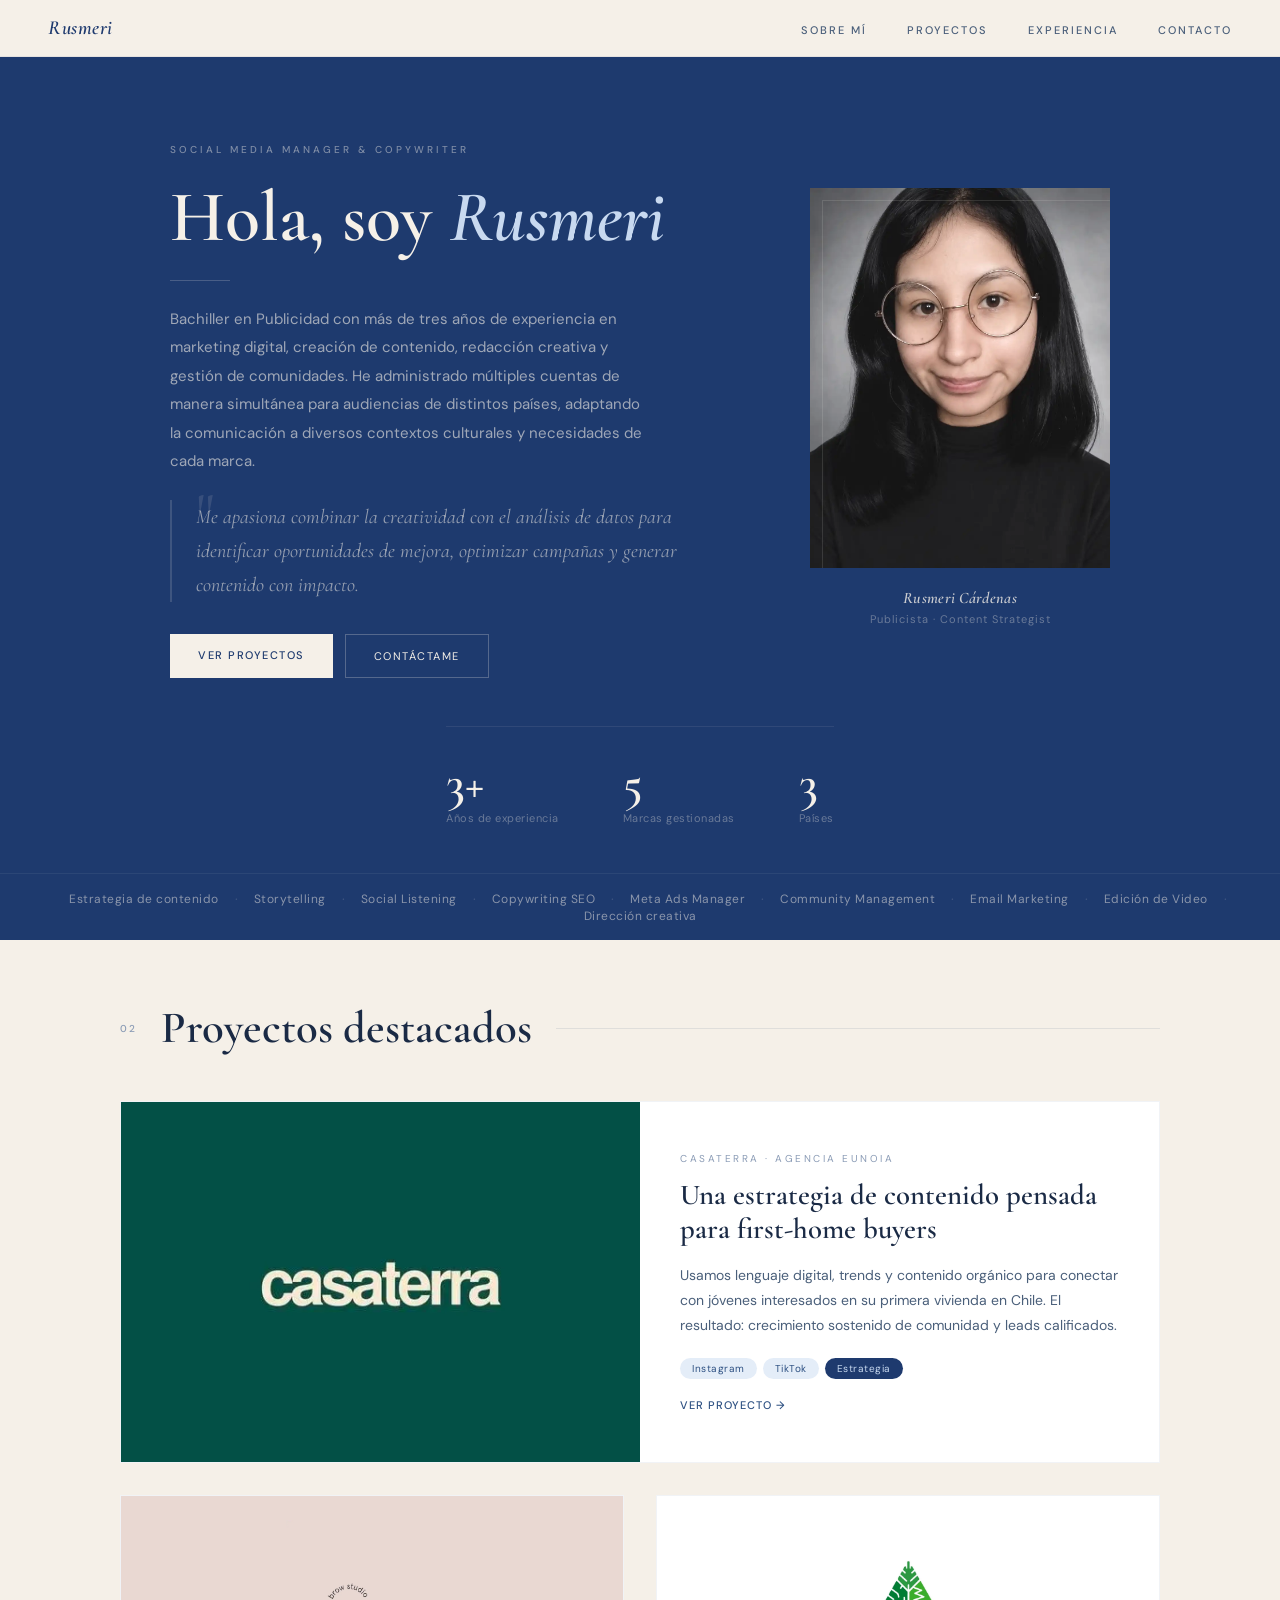
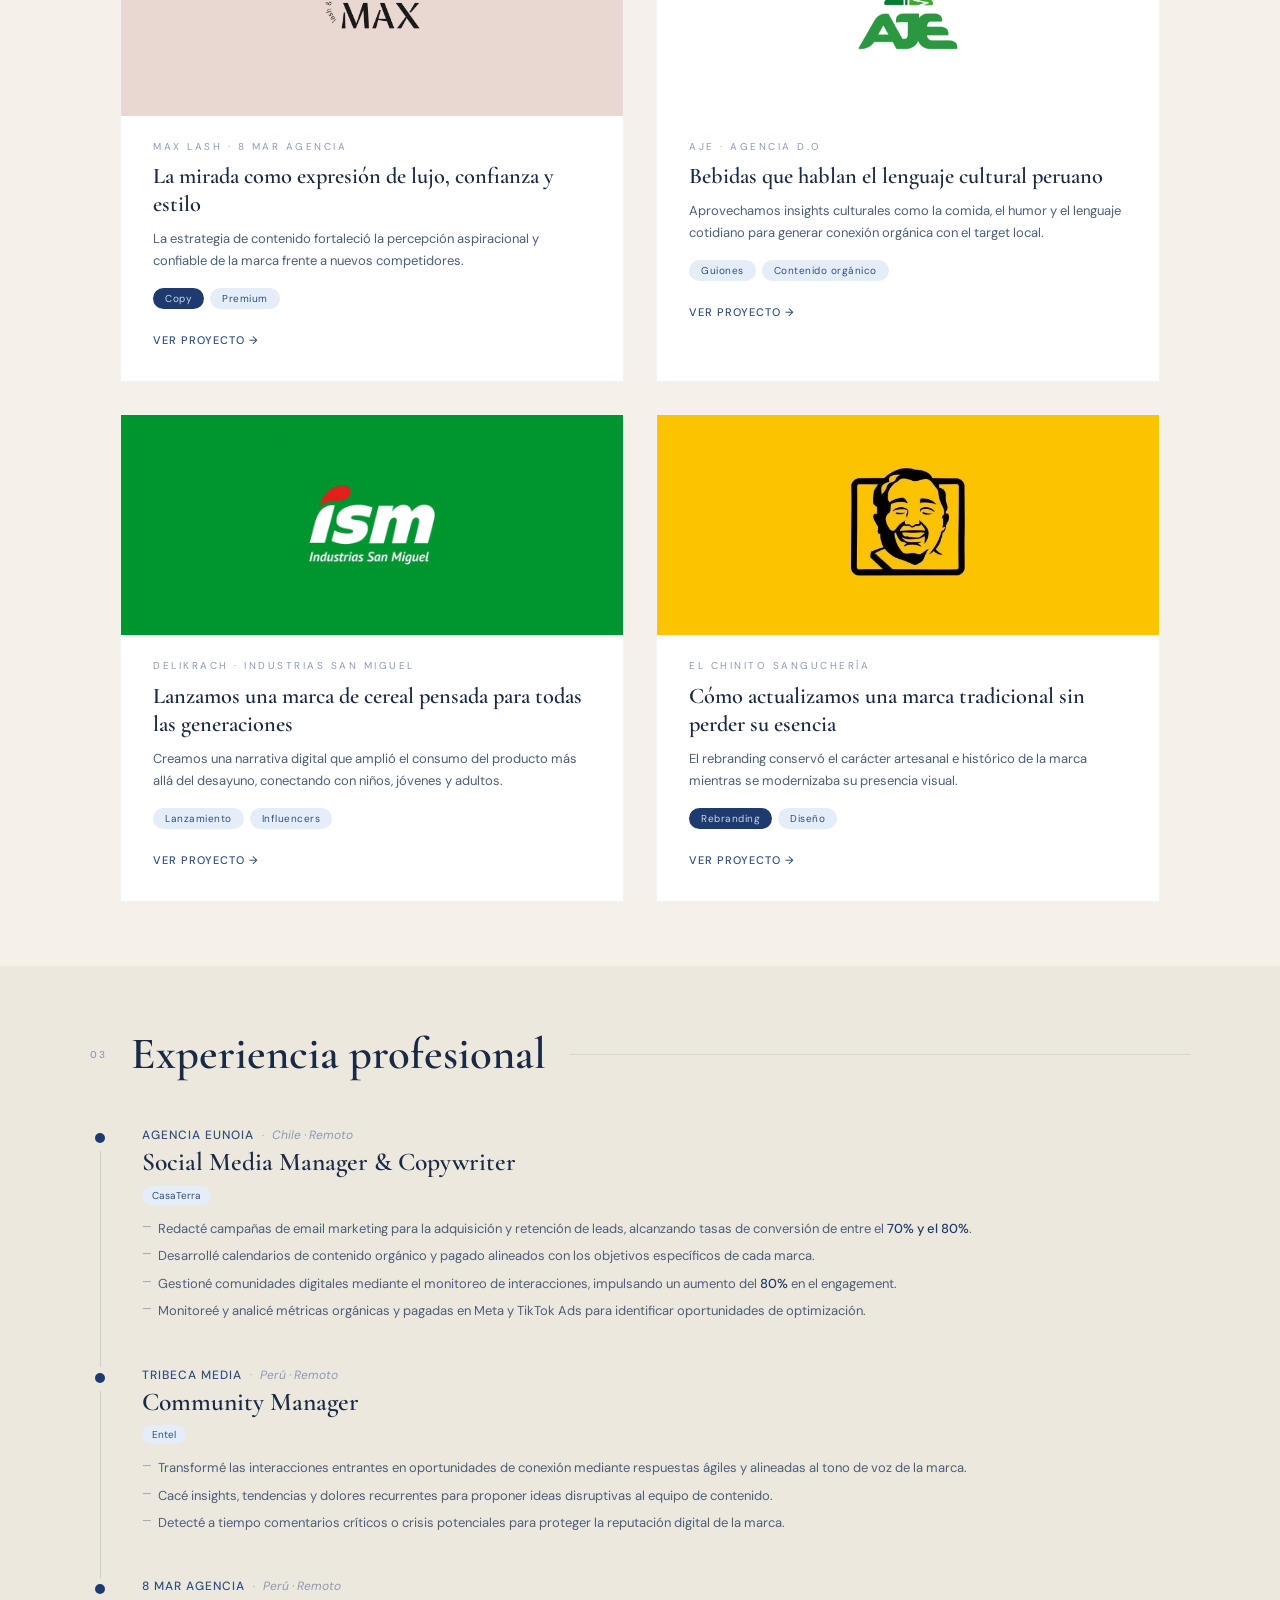
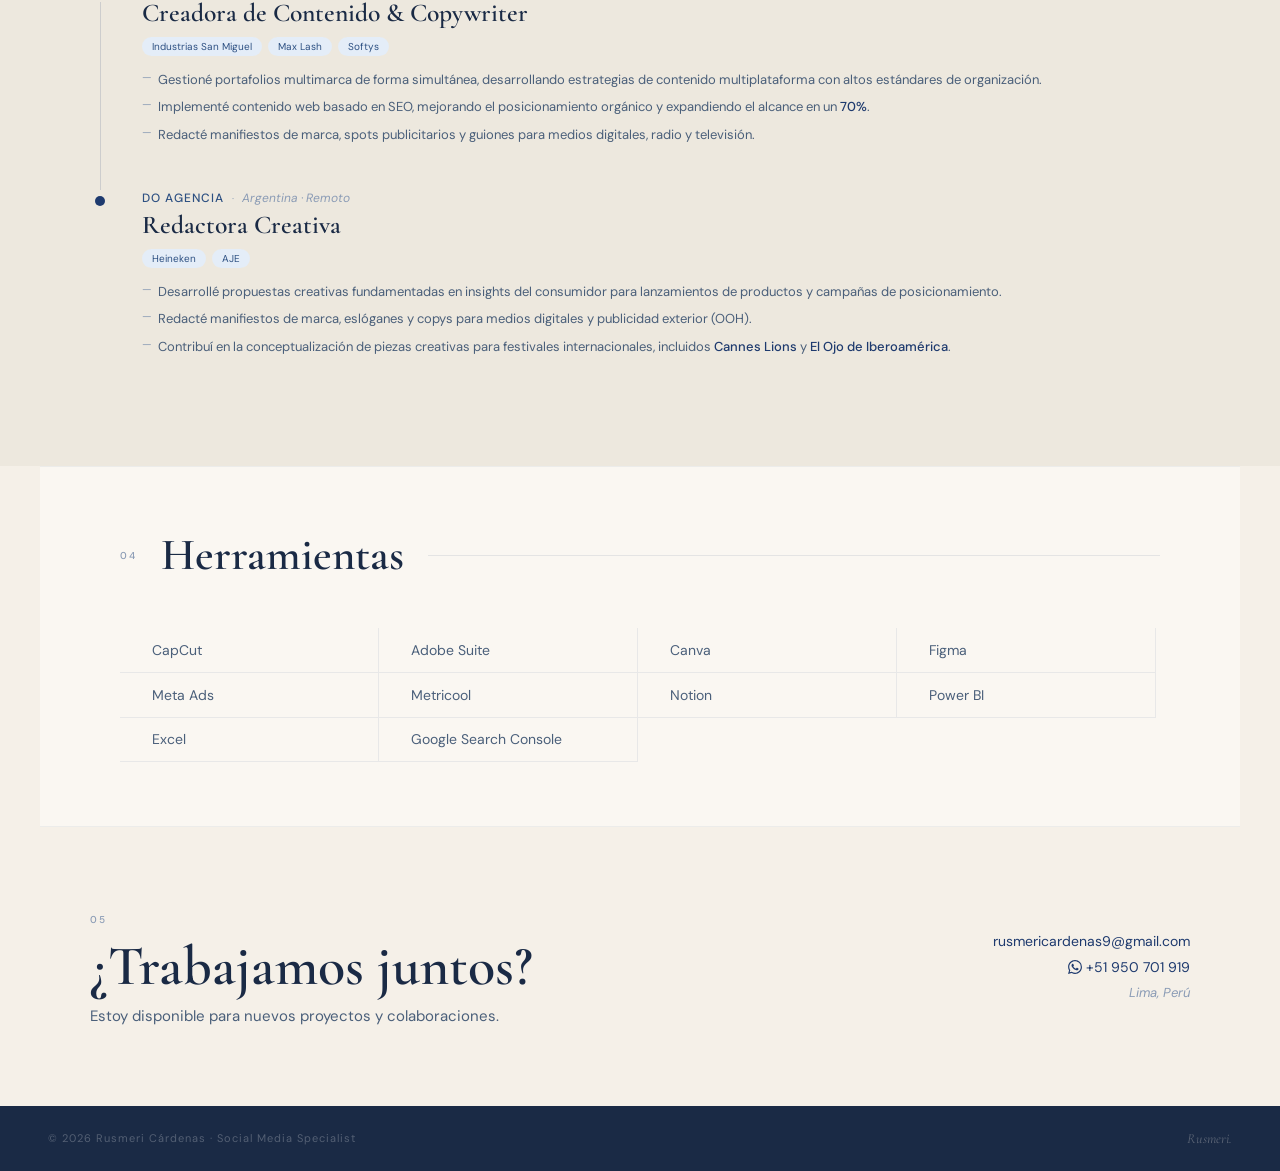
<file: index.html>
<!DOCTYPE html>
<html lang="es">
<head>
<meta charset="UTF-8">
<meta name="viewport" content="width=device-width, initial-scale=1.0">
<title>Rusmeri Cárdenas · Social Media Manager</title>
<meta name="description" content="Portfolio de Rusmeri Cárdenas — Content Creator, Social Media Manager y Copywriting Estratégico con más de 3 años de experiencia en agencias de Chile, Perú y Argentina.">
<link rel="preconnect" href="https://fonts.googleapis.com">
<link rel="preconnect" href="https://fonts.gstatic.com" crossorigin>
<link href="https://fonts.googleapis.com/css2?family=Cormorant+Garamond:ital,wght@0,400;0,500;0,600;0,700;1,400;1,500;1,600&family=DM+Sans:ital,wght@0,300;0,400;0,500;1,300;1,400&display=swap" rel="stylesheet">
<link rel="stylesheet" href="css/styles.css">
</head>
<body>

<!-- ── NAVEGACIÓN ── -->
<nav class="nav-editorial">
  <a href="#" class="nav-logo" id="nav-logo">Rusmeri</a>
  <button class="nav-toggle" id="nav-toggle" aria-label="Abrir menú">
    <span></span><span></span><span></span>
  </button>
  <ul class="nav-links">
    <li><a href="#sobre-mi">Sobre mí</a></li>
    <li><a href="#proyectos">Proyectos</a></li>
    <li><a href="#experiencia">Experiencia</a></li>
    <li><a href="#contacto">Contacto</a></li>
  </ul>
  <div class="nav-mobile-menu" id="nav-mobile-menu">
    <a href="#sobre-mi">Sobre mí</a>
    <a href="#proyectos">Proyectos</a>
    <a href="#experiencia">Experiencia</a>
    <a href="#contacto">Contacto</a>
  </div>
  <div class="nav-overlay" id="nav-overlay"></div>
</nav>

<!-- ── HERO ── -->
<section class="hero" id="sobre-mi">
  <div class="hero-inner">
    <div class="hero-text reveal-right">
      <span class="hero-label">Social Media Manager & Copywriter</span>
      <h1 class="hero-headline">Hola, soy <em>Rusmeri</em></h1>
      <div class="hero-divider"></div>
      <p class="hero-bio">
        Bachiller en Publicidad con más de tres años de experiencia en marketing digital, creación de contenido, redacción creativa y gestión de comunidades. He administrado múltiples cuentas de manera simultánea para audiencias de distintos países, adaptando la comunicación a diversos contextos culturales y necesidades de cada marca.
      </p>
      <div class="hero-quote">
        <span class="hero-quote-mark">"</span>
        <p>Me apasiona combinar la creatividad con el análisis de datos para identificar oportunidades de mejora, optimizar campañas y generar contenido con impacto.</p>
      </div>
      <div class="hero-actions">
        <a href="#proyectos" class="btn-editorial">Ver proyectos</a>
        <a href="#contacto" class="btn-editorial-outline">Contáctame</a>
      </div>
    </div>
    <div class="hero-photo reveal-left">
      <div class="hero-photo-frame">
        <img src="assets/rusmericardenas.webp" alt="Rusmeri Cárdenas" class="hero-photo-img">
      </div>
      <div class="hero-photo-caption">
        <span class="caption-name">Rusmeri Cárdenas</span>
        <span class="caption-role">Publicista · Content Strategist</span>
      </div>
    </div>
  </div>
  <div class="hero-stats">
    <div class="hero-stat">
      <span class="stat-number">3+</span>
      <span class="stat-label">Años de experiencia</span>
    </div>
    <div class="hero-stat">
      <span class="stat-number">5</span>
      <span class="stat-label">Marcas gestionadas</span>
    </div>
    <div class="hero-stat">
      <span class="stat-number">3</span>
      <span class="stat-label">Países</span>
    </div>
  </div>
</section>

<!-- ── SKILLS ── -->
<section class="skills-editorial">
  <div class="skills-editorial-inner">
    <span class="skill-ed">Estrategia de contenido</span>
    <span class="skill-ed-dot">·</span>
    <span class="skill-ed">Storytelling</span>
    <span class="skill-ed-dot">·</span>
    <span class="skill-ed">Social Listening</span>
    <span class="skill-ed-dot">·</span>
    <span class="skill-ed">Copywriting SEO</span>
    <span class="skill-ed-dot">·</span>
    <span class="skill-ed">Meta Ads Manager</span>
    <span class="skill-ed-dot">·</span>
    <span class="skill-ed">Community Management</span>
    <span class="skill-ed-dot">·</span>
    <span class="skill-ed">Email Marketing</span>
    <span class="skill-ed-dot">·</span>
    <span class="skill-ed">Edición de Video</span>
    <span class="skill-ed-dot">·</span>
    <span class="skill-ed">Dirección creativa</span>
  </div>
</section>

<!-- ── PROYECTOS ── -->
<section class="section-editorial" id="proyectos">
  <div class="section-editorial-header reveal">
    <span class="section-editorial-label">02</span>
    <h2 class="section-editorial-title">Proyectos destacados</h2>
    <div class="section-editorial-line"></div>
  </div>

  <div class="projects-editorial">

    <!-- Proyecto destacado grande -->
    <article class="project-spread reveal" onclick="location.href='proyecto-casaterra.html'">
      <div class="page-curl"></div>
      <div class="project-spread-thumb" style="background: #035046;">
        <img src="assets/casaterra.webp" alt="CasaTerra">
      </div>
      <div class="project-spread-info">
        <span class="project-spread-brand">CasaTerra · Agencia Eunoia</span>
        <h3 class="project-spread-name">Una estrategia de contenido pensada para first-home buyers</h3>
        <p class="project-spread-desc">Usamos lenguaje digital, trends y contenido orgánico para conectar con jóvenes interesados en su primera vivienda en Chile. El resultado: crecimiento sostenido de comunidad y leads calificados.</p>
        <div class="project-spread-tags">
          <span class="tag-ed">Instagram</span>
          <span class="tag-ed">TikTok</span>
          <span class="tag-ed tag-ed-dark">Estrategia</span>
        </div>
        <span class="project-spread-cta">Ver proyecto</span>
      </div>
    </article>

    <!-- Fila de 2 proyectos medianos -->
    <div class="projects-row">
      <article class="project-card-ed reveal reveal-delay-1" onclick="location.href='proyecto-maxlash.html'">
        <div class="page-curl"></div>
        <div class="project-card-ed-thumb" style="background: #e9d8d2;">
          <img src="assets/maxlash.webp" alt="Max Lash">
        </div>
        <div class="project-card-ed-info">
          <span class="project-card-ed-brand">Max Lash · 8 Mar Agencia</span>
          <h3 class="project-card-ed-name">La mirada como expresión de lujo, confianza y estilo</h3>
          <p class="project-card-ed-desc">La estrategia de contenido fortaleció la percepción aspiracional y confiable de la marca frente a nuevos competidores.</p>
          <div class="project-spread-tags">
            <span class="tag-ed tag-ed-dark">Copy</span>
            <span class="tag-ed">Premium</span>
          </div>
          <span class="project-spread-cta">Ver proyecto</span>
        </div>
      </article>

      <article class="project-card-ed reveal reveal-delay-2" onclick="location.href='proyecto-aje.html'">
        <div class="page-curl"></div>
        <div class="project-card-ed-thumb" style="background: #ffffff;">
          <img src="assets/aje.webp" alt="AJE">
        </div>
        <div class="project-card-ed-info">
          <span class="project-card-ed-brand">AJE · Agencia D.O</span>
          <h3 class="project-card-ed-name">Bebidas que hablan el lenguaje cultural peruano</h3>
          <p class="project-card-ed-desc">Aprovechamos insights culturales como la comida, el humor y el lenguaje cotidiano para generar conexión orgánica con el target local.</p>
          <div class="project-spread-tags">
            <span class="tag-ed">Guiones</span>
            <span class="tag-ed">Contenido orgánico</span>
          </div>
          <span class="project-spread-cta">Ver proyecto</span>
        </div>
      </article>
    </div>

    <!-- Fila de 2 proyectos medianos -->
    <div class="projects-row">
      <article class="project-card-ed reveal reveal-delay-3" onclick="location.href='proyecto-ism.html'">
        <div class="page-curl"></div>
        <div class="project-card-ed-thumb" style="background: #00962f;">
          <img src="assets/ism.webp" alt="ISM">
        </div>
        <div class="project-card-ed-info">
          <span class="project-card-ed-brand">Delikrach · Industrias San Miguel</span>
          <h3 class="project-card-ed-name">Lanzamos una marca de cereal pensada para todas las generaciones</h3>
          <p class="project-card-ed-desc">Creamos una narrativa digital que amplió el consumo del producto más allá del desayuno, conectando con niños, jóvenes y adultos.</p>
          <div class="project-spread-tags">
            <span class="tag-ed">Lanzamiento</span>
            <span class="tag-ed">Influencers</span>
          </div>
          <span class="project-spread-cta">Ver proyecto</span>
        </div>
      </article>

      <article class="project-card-ed reveal reveal-delay-4" onclick="location.href='proyecto-chinito.html'">
        <div class="page-curl"></div>
        <div class="project-card-ed-thumb" style="background: #fcc300;">
          <img src="assets/chinito.webp" alt="El Chinito">
        </div>
        <div class="project-card-ed-info">
          <span class="project-card-ed-brand">El Chinito Sanguchería</span>
          <h3 class="project-card-ed-name">Cómo actualizamos una marca tradicional sin perder su esencia</h3>
          <p class="project-card-ed-desc">El rebranding conservó el carácter artesanal e histórico de la marca mientras se modernizaba su presencia visual.</p>
          <div class="project-spread-tags">
            <span class="tag-ed tag-ed-dark">Rebranding</span>
            <span class="tag-ed">Diseño</span>
          </div>
          <span class="project-spread-cta">Ver proyecto</span>
        </div>
      </article>
    </div>

  </div>
</section>

<!-- ── EXPERIENCIA ── -->
<section class="section-editorial section-editorial-alt" id="experiencia">
  <div class="section-editorial-header reveal">
    <span class="section-editorial-label">03</span>
    <h2 class="section-editorial-title">Experiencia profesional</h2>
    <div class="section-editorial-line"></div>
  </div>

  <div class="timeline-editorial">

    <div class="timeline-item reveal">
      <div class="timeline-marker">
        <div class="timeline-dot"></div>
        <div class="timeline-line"></div>
      </div>
      <div class="timeline-content">
        <div class="timeline-meta">
          <span class="timeline-company">Agencia Eunoia</span>
          <span class="timeline-sep">·</span>
          <span class="timeline-location">Chile · Remoto</span>
        </div>
        <h3 class="timeline-role">Social Media Manager & Copywriter</h3>
        <div class="timeline-clients">
          <span class="client-tag">CasaTerra</span>
        </div>
        <ul class="timeline-bullets">
          <li>Redacté campañas de email marketing para la adquisición y retención de leads, alcanzando tasas de conversión de entre el <strong>70% y el 80%</strong>.</li>
          <li>Desarrollé calendarios de contenido orgánico y pagado alineados con los objetivos específicos de cada marca.</li>
          <li>Gestioné comunidades digitales mediante el monitoreo de interacciones, impulsando un aumento del <strong>80%</strong> en el engagement.</li>
          <li>Monitoreé y analicé métricas orgánicas y pagadas en Meta y TikTok Ads para identificar oportunidades de optimización.</li>
        </ul>
      </div>
    </div>

    <div class="timeline-item reveal reveal-delay-1">
      <div class="timeline-marker">
        <div class="timeline-dot"></div>
        <div class="timeline-line"></div>
      </div>
      <div class="timeline-content">
        <div class="timeline-meta">
          <span class="timeline-company">Tribeca Media</span>
          <span class="timeline-sep">·</span>
          <span class="timeline-location">Perú · Remoto</span>
        </div>
        <h3 class="timeline-role">Community Manager</h3>
        <div class="timeline-clients">
          <span class="client-tag">Entel</span>
        </div>
        <ul class="timeline-bullets">
          <li>Transformé las interacciones entrantes en oportunidades de conexión mediante respuestas ágiles y alineadas al tono de voz de la marca.</li>
          <li>Cacé insights, tendencias y dolores recurrentes para proponer ideas disruptivas al equipo de contenido.</li>
          <li>Detecté a tiempo comentarios críticos o crisis potenciales para proteger la reputación digital de la marca.</li>
        </ul>
      </div>
    </div>

    <div class="timeline-item reveal reveal-delay-2">
      <div class="timeline-marker">
        <div class="timeline-dot"></div>
        <div class="timeline-line"></div>
      </div>
      <div class="timeline-content">
        <div class="timeline-meta">
          <span class="timeline-company">8 Mar Agencia</span>
          <span class="timeline-sep">·</span>
          <span class="timeline-location">Perú · Remoto</span>
        </div>
        <h3 class="timeline-role">Creadora de Contenido & Copywriter</h3>
        <div class="timeline-clients">
          <span class="client-tag">Industrias San Miguel</span>
          <span class="client-tag">Max Lash</span>
          <span class="client-tag">Softys</span>
        </div>
        <ul class="timeline-bullets">
          <li>Gestioné portafolios multimarca de forma simultánea, desarrollando estrategias de contenido multiplataforma con altos estándares de organización.</li>
          <li>Implementé contenido web basado en SEO, mejorando el posicionamiento orgánico y expandiendo el alcance en un <strong>70%</strong>.</li>
          <li>Redacté manifiestos de marca, spots publicitarios y guiones para medios digitales, radio y televisión.</li>
        </ul>
      </div>
    </div>

    <div class="timeline-item reveal reveal-delay-3">
      <div class="timeline-marker">
        <div class="timeline-dot"></div>
      </div>
      <div class="timeline-content">
        <div class="timeline-meta">
          <span class="timeline-company">Do Agencia</span>
          <span class="timeline-sep">·</span>
          <span class="timeline-location">Argentina · Remoto</span>
        </div>
        <h3 class="timeline-role">Redactora Creativa</h3>
        <div class="timeline-clients">
          <span class="client-tag">Heineken</span>
          <span class="client-tag">AJE</span>
        </div>
        <ul class="timeline-bullets">
          <li>Desarrollé propuestas creativas fundamentadas en insights del consumidor para lanzamientos de productos y campañas de posicionamiento.</li>
          <li>Redacté manifiestos de marca, eslóganes y copys para medios digitales y publicidad exterior (OOH).</li>
          <li>Contribuí en la conceptualización de piezas creativas para festivales internacionales, incluidos <strong>Cannes Lions</strong> y <strong>El Ojo de Iberoamérica</strong>.</li>
        </ul>
      </div>
    </div>

  </div>
</section>

<!-- ── HERRAMIENTAS ── -->
<section class="section-editorial tools-editorial">
  <div class="section-editorial-header reveal">
    <span class="section-editorial-label">04</span>
    <h2 class="section-editorial-title">Herramientas</h2>
    <div class="section-editorial-line"></div>
  </div>
  <div class="tools-editorial-grid reveal">
    <span class="tool-ed">CapCut</span>
    <span class="tool-ed">Adobe Suite</span>
    <span class="tool-ed">Canva</span>
    <span class="tool-ed">Figma</span>
    <span class="tool-ed">Meta Ads</span>
    <span class="tool-ed">Metricool</span>
    <span class="tool-ed">Notion</span>
    <span class="tool-ed">Power BI</span>
    <span class="tool-ed">Excel</span>
    <span class="tool-ed">Google Search Console</span>
  </div>
</section>

<!-- ── CONTACTO ── -->
<section class="section-editorial contacto-editorial" id="contacto">
  <div class="contacto-editorial-inner reveal">
    <div class="contacto-left">
      <span class="section-editorial-label">05</span>
      <h2 class="contacto-headline">¿Trabajamos juntos?</h2>
      <p class="contacto-sub">Estoy disponible para nuevos proyectos y colaboraciones.</p>
    </div>
    <div class="contacto-right">
      <a href="mailto:rusmericardenas9@gmail.com" class="contacto-link">rusmericardenas9@gmail.com</a>
      <a href="https://wa.me/51950701919" target="_blank" class="contacto-link">
        <svg xmlns="http://www.w3.org/2000/svg" width="14" height="14" viewBox="0 0 24 24" fill="currentColor" style="vertical-align: middle; margin-right: 4px;">
          <path d="M17.472 14.382c-.297-.149-1.758-.867-2.03-.967-.273-.099-.471-.148-.67.15-.197.297-.767.966-.94 1.164-.173.199-.347.223-.644.075-.297-.15-1.255-.463-2.39-1.475-.883-.788-1.48-1.761-1.653-2.059-.173-.297-.018-.458.13-.606.134-.133.298-.347.446-.52.149-.174.198-.298.298-.497.099-.198.05-.371-.025-.52-.075-.149-.669-1.612-.916-2.207-.242-.579-.487-.5-.669-.51-.173-.008-.371-.01-.57-.01-.198 0-.52.074-.792.372-.272.297-1.04 1.016-1.04 2.479 0 1.462 1.065 2.875 1.213 3.074.149.198 2.096 3.2 5.077 4.487.709.306 1.262.489 1.694.625.712.227 1.36.195 1.871.118.571-.085 1.758-.719 2.006-1.413.248-.694.248-1.289.173-1.413-.074-.124-.272-.198-.57-.347m-5.421 7.403h-.004a9.87 9.87 0 01-5.031-1.378l-.361-.214-3.741.982.998-3.648-.235-.374a9.86 9.86 0 01-1.51-5.26c.001-5.45 4.436-9.884 9.888-9.884 2.64 0 5.122 1.03 6.988 2.898a9.825 9.825 0 012.893 6.994c-.003 5.45-4.437 9.884-9.885 9.884m8.413-18.297A11.815 11.815 0 0012.05 0C5.495 0 .16 5.335.157 11.892c0 2.096.547 4.142 1.588 5.945L.057 24l6.305-1.654a11.882 11.882 0 005.683 1.448h.005c6.554 0 11.89-5.335 11.893-11.893a11.821 11.821 0 00-3.48-8.413z"/>
        </svg>
        +51 950 701 919
      </a>
      <span class="contacto-location">Lima, Perú</span>
    </div>
  </div>
</section>

<!-- ── FOOTER ── -->
<footer class="footer-editorial">
  <div class="footer-editorial-inner">
    <span class="footer-copy">© 2026 Rusmeri Cárdenas · Social Media Specialist</span>
    <span class="footer-brand">Rusmeri.</span>
  </div>
</footer>

<script src="js/main.js"></script>
<script>
  const navToggle = document.getElementById('nav-toggle');
  const navMobileMenu = document.getElementById('nav-mobile-menu');
  const navOverlay = document.getElementById('nav-overlay');

  navToggle.addEventListener('click', function() {
    navToggle.classList.toggle('open');
    navMobileMenu.classList.toggle('open');
    navOverlay.classList.toggle('open');
  });
  navOverlay.addEventListener('click', function() {
    navToggle.classList.remove('open');
    navMobileMenu.classList.remove('open');
    navOverlay.classList.remove('open');
  });
  navMobileMenu.querySelectorAll('a').forEach(function(link) {
    link.addEventListener('click', function() {
      navToggle.classList.remove('open');
      navMobileMenu.classList.remove('open');
      navOverlay.classList.remove('open');
    });
  });
</script>
</body>
</html>
</file>
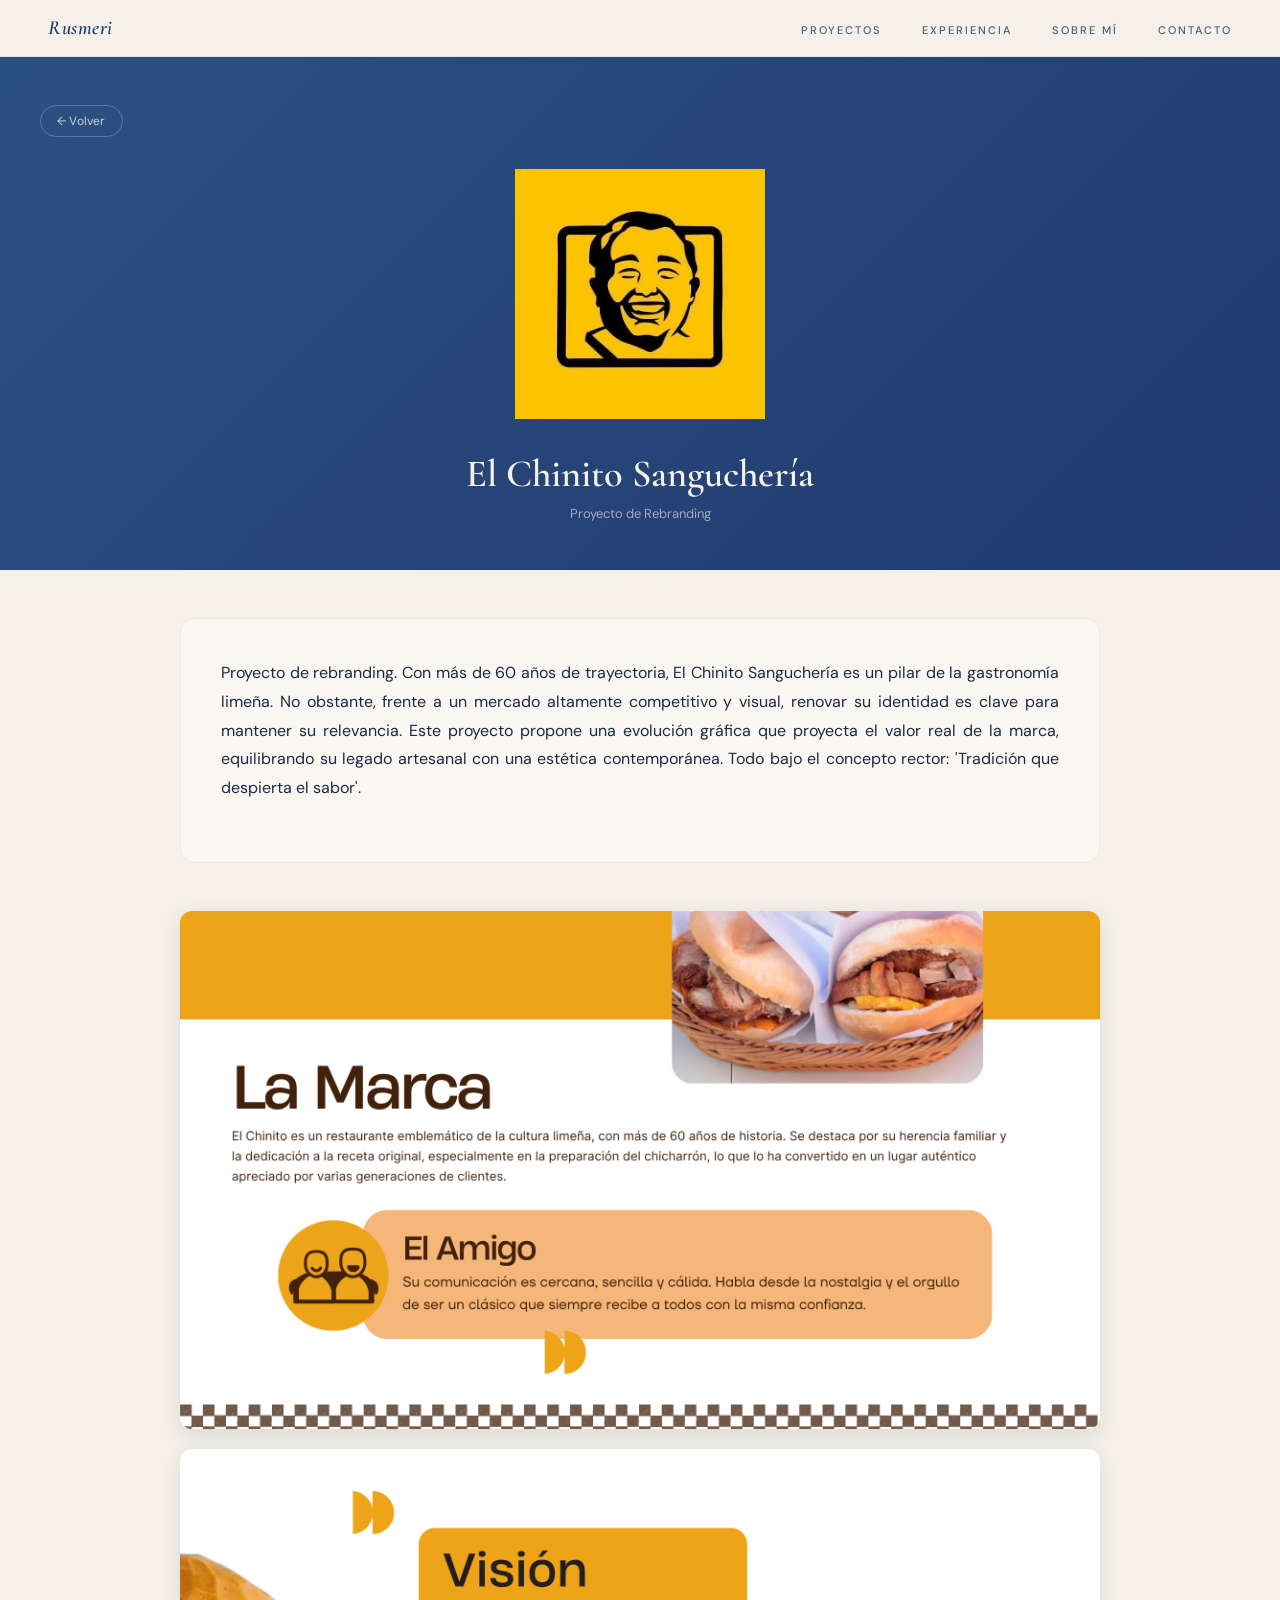
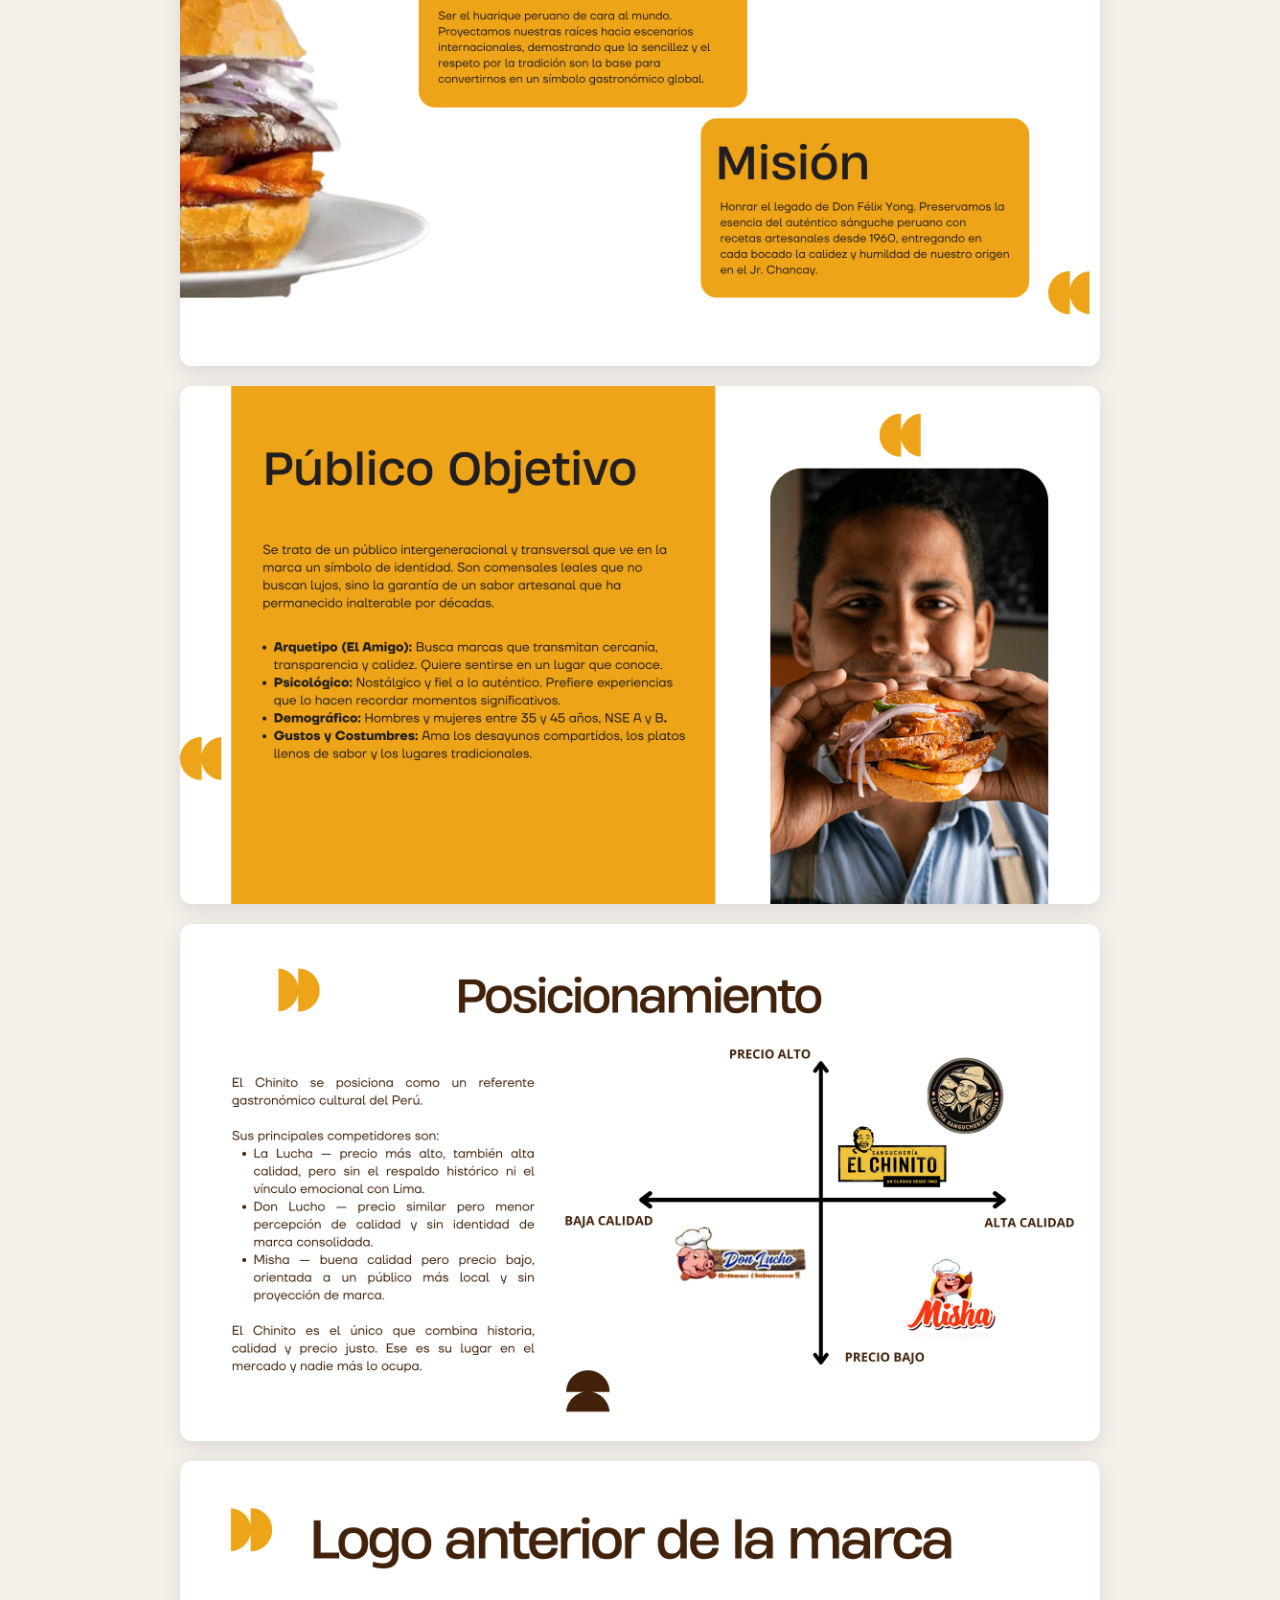
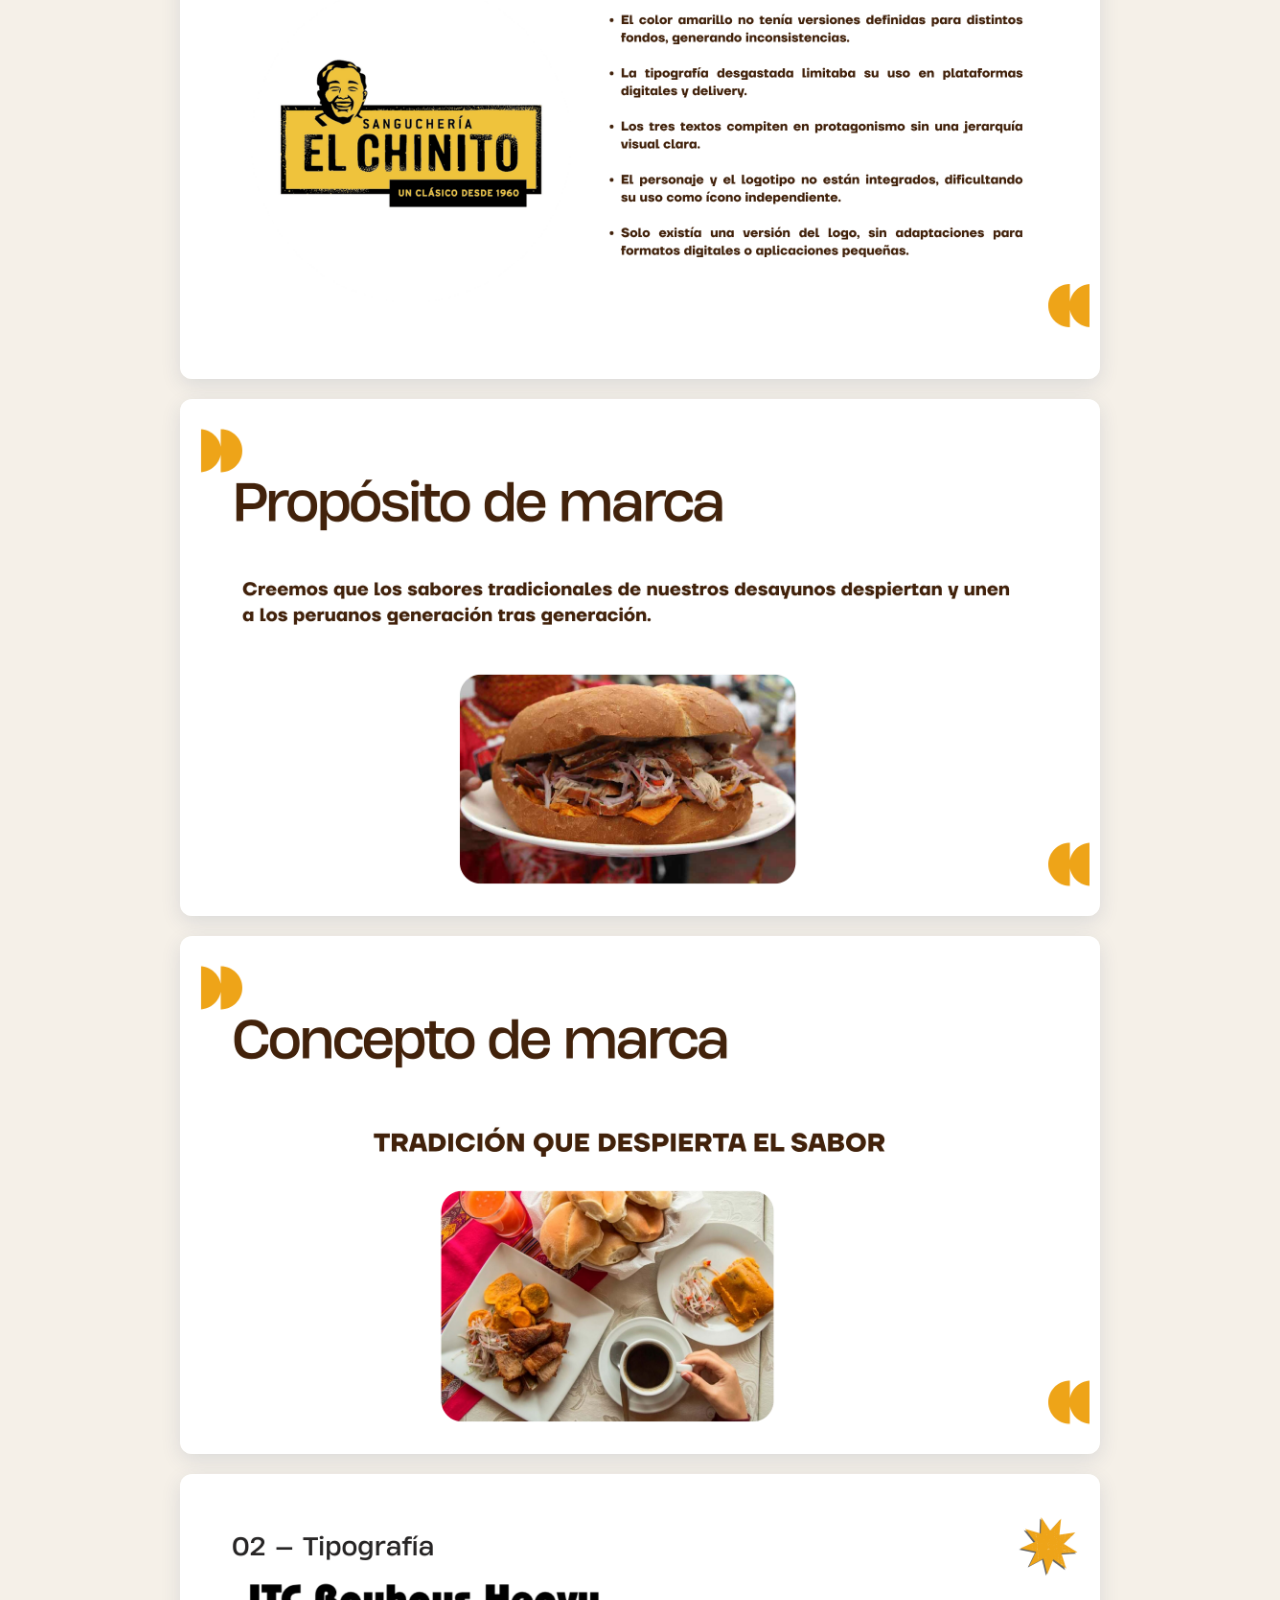
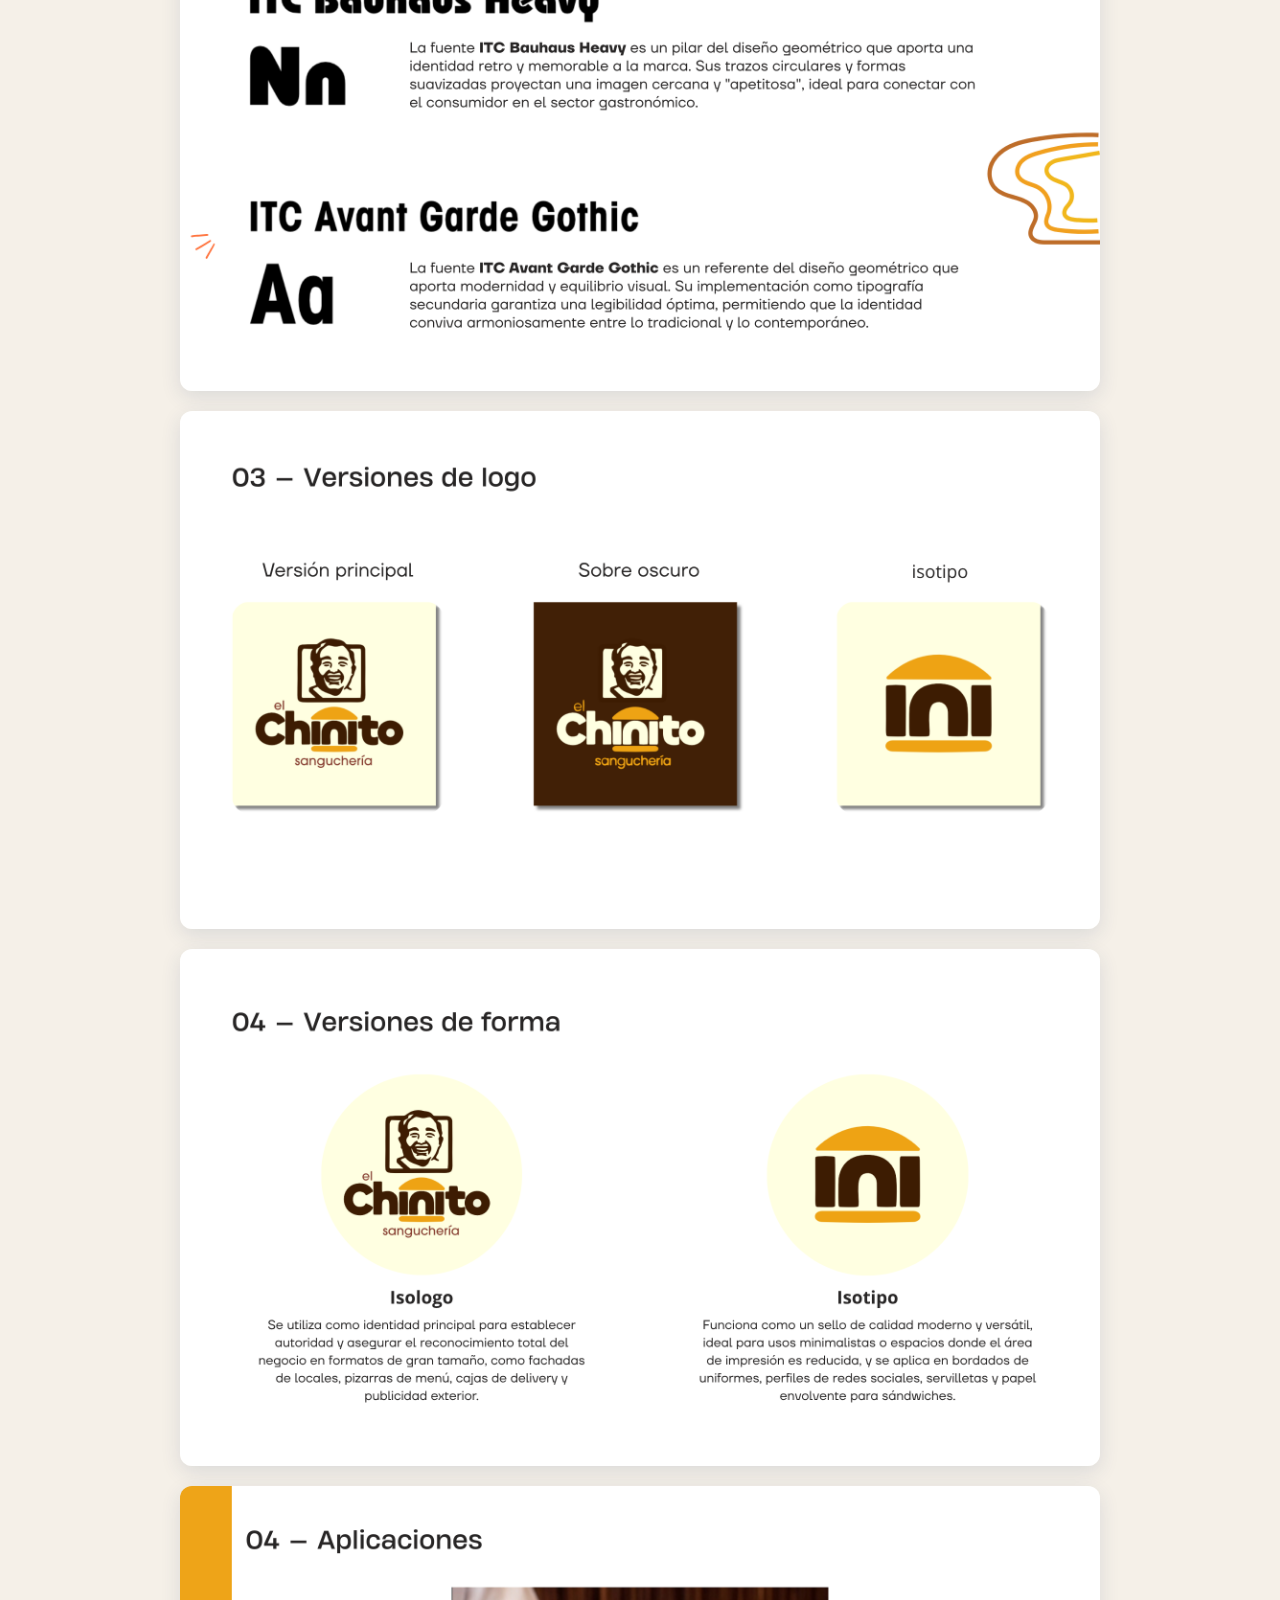
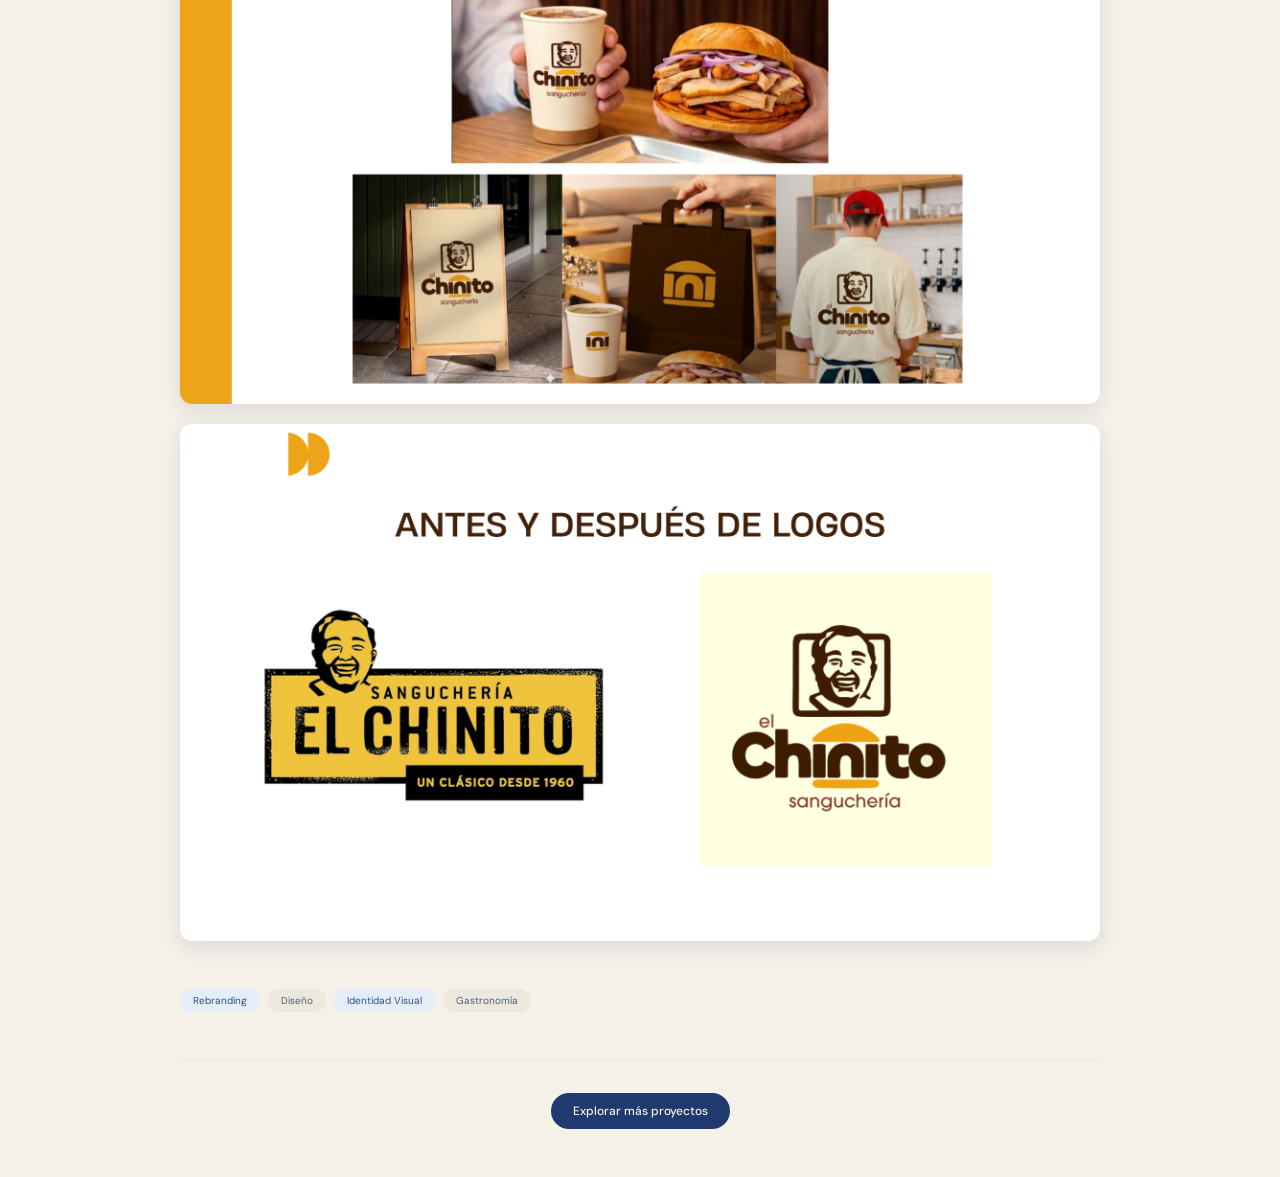
<file: proyecto-chinito.html>
<!DOCTYPE html>
<html lang="es">
<head>
<meta charset="UTF-8">
<meta name="viewport" content="width=device-width, initial-scale=1.0">
<title>Proyecto El Chinito · Rusmeri Cárdenas</title>
<link rel="preconnect" href="https://fonts.googleapis.com">
<link rel="preconnect" href="https://fonts.gstatic.com" crossorigin>
<link href="https://fonts.googleapis.com/css2?family=Cormorant+Garamond:ital,wght@0,400;0,600;1,400;1,600&family=DM+Sans:wght@300;400;500&display=swap" rel="stylesheet">
<link rel="stylesheet" href="css/styles.css">

<style>
/* ============================================================
   ESTILOS DE PÁGINA - Proyecto El Chinito
   ============================================================ */

/* --- GALERÍA DE PRESENTACIÓN VERTICAL --- */
.galeria-presentacion {
    width: 100%;
    max-width: 1000px;
    margin: 0 auto;
    display: flex;
    flex-direction: column;
    gap: 20px;
}

.galeria-presentacion img {
    width: 100%;
    height: auto;
    border-radius: 12px;
    box-shadow: 0 6px 20px rgba(30, 58, 110, 0.12);
    transition: transform 0.3s ease, box-shadow 0.3s ease;
    display: block;
    object-fit: cover;
}

.galeria-presentacion img:hover {
    transform: translateY(-3px);
    box-shadow: 0 10px 30px rgba(30, 58, 110, 0.18);
}

@media (max-width: 768px) {
    .galeria-presentacion {
        gap: 16px;
        max-width: 100%;
    }
    
    .galeria-presentacion img {
        border-radius: 8px;
    }
}

@media (max-width: 480px) {
    .galeria-presentacion {
        gap: 12px;
    }
}
</style>
</head>
<body>

<!-- NAVEGACIÓN -->
<nav>
  <a href="index.html" class="nav-logo">Rusmeri</a>
  <ul class="nav-links">
    <li><a href="index.html#proyectos" class="nav-main-link">Proyectos</a></li>
    <li><a href="index.html#experiencia" class="nav-main-link">Experiencia</a></li>
    <li><a href="index.html#sobre-mi" class="nav-main-link">Sobre mí</a></li>
    <li><a href="index.html#contacto" class="nav-main-link">Contacto</a></li>
  </ul>
  </nav>

<!-- CONTENIDO DEL PROYECTO -->
<div class="project-page">
  
  <!-- HERO DEL PROYECTO -->
  <section style="background: linear-gradient(135deg, #2d5082 0%, #1e3a6e 100%); padding: 3rem 2.5rem; display: flex; flex-direction: column; align-items: center; justify-content: center; min-height: 400px;">
    <a href="index.html#proyectos" style="align-self: flex-start; background: transparent; color: rgba(245,240,232,0.8); border: 1px solid rgba(245,240,232,0.25); font-size: 12px; font-family: 'DM Sans', sans-serif; padding: 7px 16px; border-radius: 999px; cursor: pointer; width: fit-content; transition: background 0.2s, color 0.2s; letter-spacing: 0.2px; text-decoration: none; margin-bottom: 2rem;">← Volver</a>
    <img src="assets/chinito.webp" alt="El Chinito" style="max-height: 250px; max-width: 400px; object-fit: contain; margin-bottom: 2rem;">
    <h1 style="font-family: 'Cormorant Garamond', serif; font-size: 2.4rem; font-weight: 600; color: var(--cream); text-align: center;">El Chinito Sanguchería</h1>
    <p style="color: rgba(245,240,232,0.6); font-size: 13px; text-align: center; margin-top: 0.5rem;">Proyecto de Rebranding</p>
  </section>

  <!-- CONTENIDO -->
  <section style="padding: 3rem 2.5rem; max-width: 1000px; margin: 0 auto;">
    <div style="background: var(--cream-light); border: 1px solid var(--cream-dark); border-radius: 14px; padding: 2.5rem; line-height: 1.8; margin-bottom: 3rem;">
      <p style="font-size: 16px; color: var(--text-dark); margin-bottom: 1.2rem; text-align: justify;">
        Proyecto de rebranding. Con más de 60 años de trayectoria, El Chinito Sanguchería es un pilar de la gastronomía limeña. No obstante, frente a un mercado altamente competitivo y visual, renovar su identidad es clave para mantener su relevancia. Este proyecto propone una evolución gráfica que proyecta el valor real de la marca, equilibrando su legado artesanal con una estética contemporánea. Todo bajo el concepto rector: 'Tradición que despierta el sabor'.
      </p>
    </div>

    <!-- GALERÍA DE PRESENTACIÓN -->
    <div class="galeria-presentacion">
        <img src="assets/chinito1.png" alt="El Chinito - Presentación 1">
        <img src="assets/chinito2.png" alt="El Chinito - Presentación 2">
        <img src="assets/chinito3.png" alt="El Chinito - Presentación 3">
        <img src="assets/chinito4.png" alt="El Chinito - Presentación 4">
        <img src="assets/chinito5.png" alt="El Chinito - Presentación 5">
        <img src="assets/chinito6.png" alt="El Chinito - Presentación 6">
        <img src="assets/chinito7.png" alt="El Chinito - Presentación 7">
        <img src="assets/chinito8.png" alt="El Chinito - Presentación 8">
        <img src="assets/chinito9.png" alt="El Chinito - Presentación 9">
        <img src="assets/chinito10.png" alt="El Chinito - Presentación 10">
        <img src="assets/chinito11.png" alt="El Chinito - Presentación 11">
        <img src="assets/chinito12.png" alt="El Chinito - Presentación 12">
    </div>

    <!-- TAGS DE PROYECTO -->
    <div style="display: flex; gap: 8px; flex-wrap: wrap; margin-top: 3rem;">
      <span style="font-size: 10px; padding: 5px 13px; border-radius: 999px; background: var(--blue-pastel); color: var(--navy-mid);">Rebranding</span>
      <span style="font-size: 10px; padding: 5px 13px; border-radius: 999px; background: var(--cream-dark); color: var(--text-mid);">Diseño</span>
      <span style="font-size: 10px; padding: 5px 13px; border-radius: 999px; background: var(--blue-pastel); color: var(--navy-mid);">Identidad Visual</span>
      <span style="font-size: 10px; padding: 5px 13px; border-radius: 999px; background: var(--cream-dark); color: var(--text-mid);">Gastronomía</span>
    </div>

    <!-- CTA VOLVER -->
    <div style="margin-top: 3rem; padding-top: 2rem; border-top: 1px solid var(--cream-dark); text-align: center;">
      <a href="index.html#proyectos" style="display: inline-block; background: var(--navy); color: var(--cream); font-size: 12px; font-weight: 500; padding: 10px 22px; border-radius: 999px; border: none; cursor: pointer; font-family: 'DM Sans', sans-serif; text-decoration: none; transition: opacity 0.2s;">Explorar más proyectos</a>
    </div>
  </section>

</div>
<script src="js/video-player.js"></script>
<script src="js/main.js"></script>
</body>
</html>
</file>
<file: css/styles.css>
/* ============================================
   PORTFOLIO RUSMERI CÁRDENAS
   Editorial Style
   ============================================ */

* { margin: 0; padding: 0; box-sizing: border-box; }

/* ── VARIABLES ── */
:root {
  --navy: #1e3a6e;
  --navy-mid: #2d5082;
  --cream: #f5f0e8;
  --cream-dark: hsl(39, 28%, 90%);
  --cream-light: #faf7f2;
  --blue-soft: #c8d9f0;
  --blue-pastel: #e4edf8;
  --text-dark: #1a2a45;
  --text-mid: #4a5f7a;
  --text-light: #8a9bb5;
  --white: #ffffff;
  --accent: #b8860b;
}

html { scroll-behavior: smooth; }

body {
  font-family: 'DM Sans', sans-serif;
  background: var(--cream);
  color: var(--text-dark);
  -webkit-font-smoothing: antialiased;
}

/* ── NAV ── */
nav {
  display: flex;
  justify-content: space-between;
  align-items: center;
  padding: 1rem 3rem;
  background: rgba(245, 240, 232, 0.95);
  backdrop-filter: blur(12px);
  -webkit-backdrop-filter: blur(12px);
  border-bottom: 1px solid rgba(30, 58, 110, 0.08);
  position: sticky;
  top: 0;
  z-index: 100;
}

nav .nav-logo {
  font-family: 'Cormorant Garamond', serif;
  font-size: 20px;
  font-style: italic;
  font-weight: 600;
  color: var(--navy);
  text-decoration: none;
  letter-spacing: 0.5px;
}

nav .nav-links {
  display: flex;
  gap: 2.5rem;
  list-style: none;
}

nav .nav-links a {
  font-size: 11px;
  font-weight: 500;
  letter-spacing: 2px;
  text-transform: uppercase;
  color: var(--text-mid);
  text-decoration: none;
  transition: color 0.2s;
}

nav .nav-links a:hover {
  color: var(--navy);
}

.nav-editorial {
  display: flex;
  justify-content: space-between;
  align-items: center;
  padding: 1rem 3rem;
  background: rgba(245, 240, 232, 0.95);
  backdrop-filter: blur(12px);
  -webkit-backdrop-filter: blur(12px);
  border-bottom: 1px solid rgba(30, 58, 110, 0.08);
  position: sticky;
  top: 0;
  z-index: 100;
}

.nav-editorial .nav-logo {
  font-family: 'Cormorant Garamond', serif;
  font-size: 20px;
  font-style: italic;
  font-weight: 600;
  color: var(--navy);
  text-decoration: none;
  letter-spacing: 0.5px;
}

.nav-editorial .nav-links {
  display: flex;
  gap: 2.5rem;
  list-style: none;
}

.nav-editorial .nav-links a {
  font-size: 11px;
  font-weight: 500;
  letter-spacing: 2px;
  text-transform: uppercase;
  color: var(--text-mid);
  text-decoration: none;
  transition: color 0.2s;
}

.nav-editorial .nav-links a:hover {
  color: var(--navy);
}

/* ── HAMBURGER ── */
.nav-toggle {
  display: none;
  flex-direction: column;
  justify-content: center;
  align-items: center;
  gap: 5px;
  width: 36px; height: 36px;
  background: transparent;
  border: none; cursor: pointer;
  padding: 4px;
  z-index: 200;
}

.nav-toggle span {
  display: block;
  width: 22px; height: 1.5px;
  background: var(--navy);
  border-radius: 2px;
  transition: transform 0.3s, opacity 0.3s;
}

.nav-toggle.open span:nth-child(1) { transform: translateY(6.5px) rotate(45deg); }
.nav-toggle.open span:nth-child(2) { opacity: 0; }
.nav-toggle.open span:nth-child(3) { transform: translateY(-6.5px) rotate(-45deg); }

.nav-mobile-menu {
  position: fixed;
  top: 0; left: -100%;
  width: 75%; height: 100vh;
  background: var(--cream);
  flex-direction: column;
  padding: 5rem 2rem;
  z-index: 999;
  transition: left 0.3s ease;
  display: flex;
}

.nav-mobile-menu.open { left: 0; }

.nav-mobile-menu a {
  font-size: 11px;
  font-weight: 500;
  letter-spacing: 2.5px;
  text-transform: uppercase;
  color: var(--text-dark);
  text-decoration: none;
  padding: 1.2rem 0;
  border-bottom: 1px solid rgba(30, 58, 110, 0.08);
  transition: color 0.15s;
}

.nav-mobile-menu a:hover { color: var(--navy); }

.nav-overlay {
  display: none;
  position: fixed;
  top: 0; left: 0;
  width: 100%; height: 100%;
  background: rgba(0, 0, 0, 0.3);
  z-index: 998;
}

.nav-overlay.open { display: block; }

/* ── HERO ── */
.hero {
  background: var(--navy);
  padding: 5rem 5rem 3rem;
  min-height: 85vh;
  display: flex;
  flex-direction: column;
  justify-content: center;
}

.hero-inner {
  display: flex;
  align-items: center;
  gap: 5rem;
  max-width: 1100px;
  margin: 0 auto;
}

.hero-text {
  flex: 1;
  max-width: 560px;
}

.hero-label {
  display: inline-block;
  font-size: 10px;
  letter-spacing: 3px;
  text-transform: uppercase;
  color: rgba(245, 240, 232, 0.45);
  margin-bottom: 1.5rem;
  font-weight: 500;
}

.hero-headline {
  font-family: 'Cormorant Garamond', serif;
  font-size: 4.5rem;
  font-weight: 600;
  color: var(--cream);
  line-height: 1.05;
  margin-bottom: 1.5rem;
}

.hero-headline em {
  font-style: italic;
  color: var(--blue-soft);
}

.hero-divider {
  width: 60px;
  height: 1px;
  background: rgba(245, 240, 232, 0.2);
  margin-bottom: 1.5rem;
}

.hero-bio {
  color: rgba(245, 240, 232, 0.6);
  font-size: 15px;
  line-height: 1.9;
  margin-bottom: 1.5rem;
  max-width: 480px;
}

.hero-quote {
  position: relative;
  padding-left: 24px;
  border-left: 2px solid rgba(245, 240, 232, 0.15);
  margin-bottom: 2rem;
}

.hero-quote-mark {
  font-family: 'Cormorant Garamond', serif;
  font-size: 4rem;
  color: rgba(245, 240, 232, 0.12);
  position: absolute;
  top: -16px;
  left: 24px;
  line-height: 1;
}

.hero-quote p {
  font-family: 'Cormorant Garamond', serif;
  font-size: 1.25rem;
  font-style: italic;
  color: rgba(245, 240, 232, 0.55);
  line-height: 1.7;
}

.hero-actions {
  display: flex;
  gap: 12px;
}

/* Botones editoriales */
.btn-editorial {
  background: var(--cream);
  color: var(--navy);
  font-size: 11px;
  font-weight: 500;
  letter-spacing: 1.5px;
  text-transform: uppercase;
  padding: 14px 28px;
  border: none;
  cursor: pointer;
  font-family: 'DM Sans', sans-serif;
  text-decoration: none;
  display: inline-block;
  transition: transform 0.2s, opacity 0.2s;
}

.btn-editorial:hover {
  transform: translateY(-2px);
  opacity: 0.9;
}

.btn-editorial-outline {
  background: transparent;
  color: var(--cream);
  font-size: 11px;
  font-weight: 400;
  letter-spacing: 1.5px;
  text-transform: uppercase;
  padding: 14px 28px;
  border: 1px solid rgba(245, 240, 232, 0.25);
  cursor: pointer;
  font-family: 'DM Sans', sans-serif;
  text-decoration: none;
  display: inline-block;
  transition: border-color 0.2s, color 0.2s;
}

.btn-editorial-outline:hover {
  border-color: rgba(245, 240, 232, 0.5);
  color: var(--cream);
}

/* Foto hero - rectangular editorial */
.hero-photo {
  flex-shrink: 0;
  display: flex;
  flex-direction: column;
  align-items: center;
}

.hero-photo-frame {
  width: 300px;
  height: 380px;
  overflow: hidden;
  position: relative;
}

.hero-photo-frame::after {
  content: '';
  position: absolute;
  top: 12px; left: 12px; right: -12px; bottom: -12px;
  border: 1px solid rgba(245, 240, 232, 0.12);
  pointer-events: none;
}

.hero-photo-img {
  width: 100%;
  height: 100%;
  object-fit: cover;
  object-position: center 15%;
  filter: grayscale(15%) contrast(1.05);
}

.hero-photo-caption {
  margin-top: 20px;
  text-align: center;
}

.hero-photo-caption .caption-name {
  display: block;
  font-family: 'Cormorant Garamond', serif;
  font-size: 16px;
  font-style: italic;
  font-weight: 600;
  color: rgba(245, 240, 232, 0.8);
  letter-spacing: 0.3px;
}

.hero-photo-caption .caption-role {
  display: block;
  font-size: 11px;
  color: rgba(245, 240, 232, 0.35);
  letter-spacing: 1px;
  margin-top: 4px;
}

/* Stats hero */
.hero-stats {
  display: flex;
  gap: 4rem;
  max-width: 1100px;
  margin: 3rem auto 0;
  padding-top: 2rem;
  border-top: 1px solid rgba(245, 240, 232, 0.08);
}

.hero-stat {
  display: flex;
  flex-direction: column;
}

.stat-number {
  font-family: 'Cormorant Garamond', serif;
  font-size: 3rem;
  font-weight: 600;
  color: var(--cream);
  line-height: 1;
}

.stat-label {
  font-size: 11px;
  color: rgba(245, 240, 232, 0.35);
  letter-spacing: 0.5px;
  margin-top: 4px;
}

/* ── SKILLS ── */
.skills-editorial {
  background: var(--navy);
  padding: 1rem 3rem;
  border-top: 1px solid rgba(245, 240, 232, 0.06);
}

.skills-editorial-inner {
  display: flex;
  align-items: center;
  justify-content: center;
  flex-wrap: wrap;
  gap: 0;
}

.skill-ed {
  font-size: 12px;
  color: rgba(245, 240, 232, 0.5);
  letter-spacing: 0.5px;
  padding: 0 1rem;
  white-space: nowrap;
}

.skill-ed-dot {
  color: rgba(245, 240, 232, 0.15);
  font-size: 14px;
}

/* ── SECCIONES ── */
.section-editorial {
  padding: 4rem 5rem;
  max-width: 1200px;
  margin: 0 auto;
}

.section-editorial-alt {
  background: var(--cream-dark);
  max-width: 100%;
  padding: 4rem 5rem;
}

.section-editorial-alt .section-editorial-header,
.section-editorial-alt .timeline-editorial {
  max-width: 1100px;
  margin-left: auto;
  margin-right: auto;
}

.section-editorial-header {
  display: flex;
  align-items: center;
  gap: 1.5rem;
  margin-bottom: 3rem;
}

.section-editorial-label {
  font-size: 10px;
  letter-spacing: 2px;
  color: var(--text-light);
  font-weight: 500;
  flex-shrink: 0;
}

.section-editorial-title {
  font-family: 'Cormorant Garamond', serif;
  font-size: 2.8rem;
  font-weight: 600;
  color: var(--text-dark);
  line-height: 1.1;
}

.section-editorial-line {
  flex: 1;
  height: 1px;
  background: rgba(30, 58, 110, 0.1);
}

/* ── PROYECTOS ── */
.projects-editorial {
  display: flex;
  flex-direction: column;
  gap: 2rem;
}

.project-spread {
  display: grid;
  grid-template-columns: 1fr 1fr;
  gap: 0;
  background: var(--white);
  border: 1px solid rgba(30, 58, 110, 0.06);
  overflow: visible;
  cursor: pointer;
  transition: transform 0.3s ease, box-shadow 0.3s ease;
  position: relative;
}

/* Page curl - esquina doblada */
.project-spread .page-curl {
  position: absolute;
  bottom: 0;
  right: 0;
  width: 0;
  height: 0;
  border-style: solid;
  border-width: 0 0 0px 0px;
  border-color: transparent transparent #e8e4de transparent;
  z-index: 10;
  pointer-events: none;
  transition: border-width 0.4s cubic-bezier(0.23, 1, 0.32, 1);
  filter: drop-shadow(-2px -2px 2px rgba(0, 0, 0, 0.08));
  opacity: 0;
}

/* Sombra del pliegue */
.project-spread .page-curl::after {
  content: '';
  position: absolute;
  top: 5px;
  left: -48px;
  width: 48px;
  height: 45px;
  background: linear-gradient(
    to bottom right,
    rgba(0, 0, 0, 0.06) 0%,
    transparent 60%
  );
  pointer-events: none;
}

.project-spread:hover .page-curl {
  border-width: 0 0 65px 65px;
  opacity: 1;
}

.project-spread:hover {
  transform: translateY(-4px);
  box-shadow: 0 12px 32px rgba(30, 58, 110, 0.1);
}

.project-spread:hover .project-spread-thumb img {
  transform: scale(1.04);
}

.project-spread:hover .project-spread-cta {
  color: var(--navy);
}

.project-spread:hover .project-spread-cta::after {
  transform: translateX(4px);
}

.project-spread-thumb {
  height: 360px;
  display: flex;
  align-items: center;
  justify-content: center;
  overflow: hidden;
}

.project-spread-thumb img {
  width: 100%;
  height: 100%;
  object-fit: contain;
  padding: 30px;
  transition: transform 0.5s ease;
}

.project-spread-info {
  padding: 2.5rem;
  display: flex;
  flex-direction: column;
  justify-content: center;
}

.project-spread-brand {
  font-size: 10px;
  letter-spacing: 2.5px;
  text-transform: uppercase;
  color: var(--text-light);
  margin-bottom: 0.8rem;
}

.project-spread-name {
  font-family: 'Cormorant Garamond', serif;
  font-size: 1.8rem;
  font-weight: 600;
  color: var(--text-dark);
  line-height: 1.2;
  margin-bottom: 1rem;
}

.project-spread-desc {
  font-size: 14px;
  color: var(--text-mid);
  line-height: 1.8;
  margin-bottom: 1.2rem;
}

.project-spread-tags {
  display: flex;
  gap: 6px;
  flex-wrap: wrap;
  margin-bottom: 1.2rem;
}

.tag-ed {
  font-size: 10px;
  letter-spacing: 0.5px;
  padding: 4px 12px;
  border-radius: 999px;
  background: var(--blue-pastel);
  color: var(--navy-mid);
}

.tag-ed-dark {
  background: var(--navy);
  color: var(--blue-soft);
}

.project-spread-cta {
  font-size: 11px;
  font-weight: 500;
  letter-spacing: 1px;
  text-transform: uppercase;
  color: var(--navy-mid);
  transition: color 0.3s;
  display: inline-flex;
  align-items: center;
  gap: 4px;
}

.project-spread-cta::after {
  content: '→';
  display: inline-block;
  transition: transform 0.3s ease;
}

.project-spread:hover .project-spread-cta {
  color: var(--navy);
}

/* Projects row - 2 cards */
.projects-row {
  display: grid;
  grid-template-columns: 1fr 1fr;
  gap: 2rem;
}

.project-card-ed {
  background: var(--white);
  border: 1px solid rgba(30, 58, 110, 0.06);
  overflow: visible;
  cursor: pointer;
  transition: transform 0.3s ease, box-shadow 0.3s ease;
  position: relative;
}

/* Page curl - esquina doblada */
.project-card-ed .page-curl {
  position: absolute;
  bottom: 0;
  right: 0;
  width: 0;
  height: 0;
  border-style: solid;
  border-width: 0 0 0px 0px;
  border-color: transparent transparent #e8e4de transparent;
  z-index: 10;
  pointer-events: none;
  transition: border-width 0.4s cubic-bezier(0.23, 1, 0.32, 1);
  filter: drop-shadow(-2px -2px 2px rgba(0, 0, 0, 0.08));
  opacity: 0;
}

.project-card-ed .page-curl::after {
  content: '';
  position: absolute;
  top: 4px;
  left: -38px;
  width: 38px;
  height: 36px;
  background: linear-gradient(
    to bottom right,
    rgba(0, 0, 0, 0.06) 0%,
    transparent 60%
  );
  pointer-events: none;
}

.project-card-ed:hover .page-curl {
  border-width: 0 0 55px 55px;
  opacity: 1;
}

.project-card-ed:hover {
  transform: translateY(-4px);
  box-shadow: 0 12px 32px rgba(30, 58, 110, 0.1);
}

.project-card-ed:hover .project-card-ed-thumb img {
  transform: scale(1.04);
}

.project-card-ed:hover .project-spread-cta {
  color: var(--navy);
}

.project-card-ed:hover .project-spread-cta::after {
  transform: translateX(4px);
}

.project-card-ed-thumb {
  height: 220px;
  display: flex;
  align-items: center;
  justify-content: center;
  overflow: hidden;
}

.project-card-ed-thumb img {
  width: 100%;
  height: 100%;
  object-fit: contain;
  padding: 24px;
  transition: transform 0.5s ease;
}

.project-card-ed-info {
  padding: 1.5rem 2rem 2rem;
}

.project-card-ed-brand {
  font-size: 10px;
  letter-spacing: 2.5px;
  text-transform: uppercase;
  color: var(--text-light);
  margin-bottom: 0.6rem;
  display: block;
}

.project-card-ed-name {
  font-family: 'Cormorant Garamond', serif;
  font-size: 1.4rem;
  font-weight: 600;
  color: var(--text-dark);
  line-height: 1.25;
  margin-bottom: 0.6rem;
}

.project-card-ed-desc {
  font-size: 13px;
  color: var(--text-mid);
  line-height: 1.7;
  margin-bottom: 1rem;
}

/* ── EXPERIENCIA / TIMELINE ── */
.timeline-editorial {
  display: flex;
  flex-direction: column;
  gap: 0;
}

.timeline-item {
  display: flex;
  gap: 2rem;
  position: relative;
}

.timeline-marker {
  display: flex;
  flex-direction: column;
  align-items: center;
  flex-shrink: 0;
  width: 20px;
  padding-top: 6px;
}

.timeline-dot {
  width: 10px;
  height: 10px;
  border-radius: 50%;
  background: var(--navy);
  flex-shrink: 0;
  position: relative;
  z-index: 2;
}

.timeline-line {
  width: 1px;
  flex: 1;
  background: rgba(30, 58, 110, 0.15);
  margin-top: 8px;
}

.timeline-item:last-child .timeline-line {
  display: none;
}

.timeline-content {
  flex: 1;
  padding-bottom: 2.5rem;
}

.timeline-meta {
  display: flex;
  align-items: center;
  gap: 8px;
  margin-bottom: 4px;
}

.timeline-company {
  font-size: 12px;
  font-weight: 500;
  letter-spacing: 1px;
  text-transform: uppercase;
  color: var(--navy-mid);
}

.timeline-sep {
  color: var(--text-light);
  font-size: 10px;
}

.timeline-location {
  font-size: 12px;
  color: var(--text-light);
  font-style: italic;
}

.timeline-role {
  font-family: 'Cormorant Garamond', serif;
  font-size: 1.6rem;
  font-weight: 600;
  color: var(--text-dark);
  margin-bottom: 8px;
  line-height: 1.2;
}

.timeline-clients {
  display: flex;
  gap: 6px;
  flex-wrap: wrap;
  margin-bottom: 12px;
}

.client-tag {
  font-size: 10px;
  padding: 3px 10px;
  border-radius: 999px;
  background: var(--blue-pastel);
  color: var(--navy-mid);
}

.timeline-bullets {
  list-style: none;
}

.timeline-bullets li {
  font-size: 13px;
  color: var(--text-mid);
  line-height: 1.8;
  padding-left: 16px;
  position: relative;
  margin-bottom: 4px;
}

.timeline-bullets li::before {
  content: '—';
  position: absolute;
  left: 0;
  color: var(--text-light);
  font-size: 11px;
}

.timeline-bullets li strong {
  color: var(--navy);
  font-weight: 500;
}

/* ── HERRAMIENTAS ── */
.tools-editorial {
  background: var(--cream-light);
  border-top: 1px solid rgba(30, 58, 110, 0.06);
  border-bottom: 1px solid rgba(30, 58, 110, 0.06);
}

.tools-editorial-grid {
  display: flex;
  flex-wrap: wrap;
  gap: 0;
}

.tool-ed {
  font-size: 14px;
  color: var(--text-mid);
  padding: 0.8rem 2rem;
  border-right: 1px solid rgba(30, 58, 110, 0.08);
  border-bottom: 1px solid rgba(30, 58, 110, 0.08);
  flex: 0 0 calc(25% - 1px);
  transition: color 0.2s;
}

.tool-ed:hover {
  color: var(--navy);
}

/* ── CONTACTO ── */
.contacto-editorial {
  padding: 5rem;
  max-width: 100%;
}

.contacto-editorial-inner {
  max-width: 1100px;
  margin: 0 auto;
  display: flex;
  justify-content: space-between;
  align-items: center;
}

.contacto-left {
  flex: 1;
}

.contacto-headline {
  font-family: 'Cormorant Garamond', serif;
  font-size: 3.5rem;
  font-weight: 600;
  color: var(--text-dark);
  line-height: 1.1;
  margin-top: 0.5rem;
  margin-bottom: 0.5rem;
}

.contacto-sub {
  font-size: 15px;
  color: var(--text-mid);
}

.contacto-right {
  display: flex;
  flex-direction: column;
  align-items: flex-end;
  gap: 8px;
}

.contacto-link {
  font-size: 14px;
  color: var(--navy);
  text-decoration: none;
  transition: color 0.2s;
  display: flex;
  align-items: center;
}

.contacto-link:hover {
  color: var(--navy-mid);
}

.contacto-location {
  font-size: 13px;
  color: var(--text-light);
  font-style: italic;
}

/* ── FOOTER ── */
.footer-editorial {
  background: var(--text-dark);
  padding: 1.5rem 3rem;
}

.footer-editorial-inner {
  display: flex;
  justify-content: space-between;
  align-items: center;
  max-width: 1200px;
  margin: 0 auto;
}

.footer-copy {
  font-size: 11px;
  letter-spacing: 1px;
  color: rgba(255, 255, 255, 0.25);
}

.footer-brand {
  font-family: 'Cormorant Garamond', serif;
  font-size: 14px;
  font-style: italic;
  color: rgba(245, 240, 232, 0.3);
}

/* ── ANIMACIONES ── */
.reveal {
  opacity: 0;
  transform: translateY(28px);
  transition: opacity 0.8s cubic-bezier(0.22, 1, 0.36, 1),
              transform 0.8s cubic-bezier(0.22, 1, 0.36, 1);
}

.reveal.visible {
  opacity: 1;
  transform: translateY(0);
}

.reveal-left {
  opacity: 0;
  transform: translateX(-28px);
  transition: opacity 0.8s cubic-bezier(0.22, 1, 0.36, 1),
              transform 0.8s cubic-bezier(0.22, 1, 0.36, 1);
}

.reveal-left.visible {
  opacity: 1;
  transform: translateX(0);
}

.reveal-right {
  opacity: 0;
  transform: translateX(28px);
  transition: opacity 0.8s cubic-bezier(0.22, 1, 0.36, 1),
              transform 0.8s cubic-bezier(0.22, 1, 0.36, 1);
}

.reveal-right.visible {
  opacity: 1;
  transform: translateX(0);
}

.reveal-delay-1 { transition-delay: 0.1s; }
.reveal-delay-2 { transition-delay: 0.2s; }
.reveal-delay-3 { transition-delay: 0.3s; }
.reveal-delay-4 { transition-delay: 0.4s; }
.reveal-delay-5 { transition-delay: 0.5s; }
.reveal-delay-6 { transition-delay: 0.6s; }

/* ══════════════════════════════════
   RESPONSIVE — TABLET (max 1024px)
══════════════════════════════════ */
@media (max-width: 1024px) {
  .hero {
    padding: 4rem 3rem 2.5rem;
  }

  .hero-inner {
    gap: 3rem;
  }

  .hero-headline {
    font-size: 3.5rem;
  }

  .hero-photo-frame {
    width: 240px;
    height: 300px;
  }

  .section-editorial {
    padding: 3rem 3rem;
  }

  .section-editorial-alt {
    padding: 3rem 3rem;
  }

  .section-editorial-title {
    font-size: 2.4rem;
  }

  .project-spread {
    grid-template-columns: 1fr;
  }

  .project-spread-thumb {
    height: 280px;
  }

  .projects-row {
    grid-template-columns: 1fr;
  }

  .tools-editorial-grid .tool-ed {
    flex: 0 0 calc(33.33% - 1px);
  }

  .contacto-editorial {
    padding: 4rem 3rem;
  }

  .contacto-headline {
    font-size: 2.8rem;
  }
}

/* ══════════════════════════════════
   RESPONSIVE — MOBILE (max 768px)
══════════════════════════════════ */
@media (max-width: 768px) {
  nav, .nav-editorial {
    padding: 1rem 1.5rem;
  }

  nav .nav-links, .nav-editorial .nav-links {
    display: none;
  }

  .nav-toggle {
    display: flex;
  }

  /* Hero */
  .hero {
    padding: 3rem 1.5rem 2rem;
    min-height: unset;
  }

  .hero-inner {
    flex-direction: column-reverse;
    gap: 2rem;
  }

  .hero-text {
    max-width: 100%;
  }

  .hero-headline {
    font-size: 2.8rem;
  }

  .hero-photo-frame {
    width: 200px;
    height: 250px;
  }

  .hero-photo-frame::after {
    top: 8px; left: 8px; right: -8px; bottom: -8px;
  }

  .hero-stats {
    gap: 2rem;
    flex-wrap: wrap;
  }

  .stat-number {
    font-size: 2.2rem;
  }

  .hero-quote {
    margin-bottom: 1.5rem;
  }

  .hero-quote p {
    font-size: 1.1rem;
  }

  /* Sections */
  .section-editorial {
    padding: 2.5rem 1.5rem;
  }

  .section-editorial-alt {
    padding: 2.5rem 1.5rem;
  }

  .section-editorial-header {
    flex-wrap: wrap;
  }

  .section-editorial-title {
    font-size: 2rem;
  }

  .section-editorial-line {
    flex-basis: 100%;
    order: 3;
  }

  /* Skills */
  .skills-editorial {
    padding: 0.8rem 1.5rem;
  }

  .skills-editorial-inner {
    justify-content: flex-start;
    overflow-x: auto;
    flex-wrap: nowrap;
    -webkit-overflow-scrolling: touch;
  }

  .skills-editorial-inner::-webkit-scrollbar {
    display: none;
  }

  /* Projects */
  .project-spread {
    grid-template-columns: 1fr;
  }

  .project-spread-thumb {
    height: 200px;
  }

  .project-spread-info {
    padding: 1.5rem;
  }

  .project-spread-name {
    font-size: 1.4rem;
  }

  .projects-row {
    grid-template-columns: 1fr;
    gap: 1.5rem;
  }

  .project-card-ed-thumb {
    height: 180px;
  }

  .project-card-ed-info {
    padding: 1.2rem 1.5rem 1.5rem;
  }

  /* Timeline */
  .timeline-item {
    gap: 1.2rem;
  }

  .timeline-role {
    font-size: 1.3rem;
  }

  .timeline-bullets li {
    font-size: 12.5px;
  }

  /* Tools */
  .tools-editorial-grid .tool-ed {
    flex: 0 0 calc(50% - 1px);
  }

  /* Contacto */
  .contacto-editorial {
    padding: 3rem 1.5rem;
  }

  .contacto-editorial-inner {
    flex-direction: column;
    align-items: flex-start;
    gap: 1.5rem;
  }

  .contacto-right {
    align-items: flex-start;
  }

  .contacto-headline {
    font-size: 2.2rem;
  }

  /* Footer */
  .footer-editorial {
    padding: 1.2rem 1.5rem;
  }

  .footer-editorial-inner {
    flex-direction: column;
    gap: 6px;
    text-align: center;
  }
}

/* ══════════════════════════════════
   RESPONSIVE — SMALL (max 480px)
══════════════════════════════════ */
@media (max-width: 480px) {
  .hero-headline {
    font-size: 2.2rem;
  }

  .section-editorial-title {
    font-size: 1.7rem;
  }

  .contacto-headline {
    font-size: 1.8rem;
  }

  .hero-actions {
    flex-direction: column;
  }

  .btn-editorial,
  .btn-editorial-outline {
    text-align: center;
    width: 100%;
  }
}

/* ── PÁGINAS DE PROYECTO (para las sub-páginas) ── */
.project-page {
  min-height: 100vh;
  background: var(--cream);
}

/* ── CAROUSEL SHELL (para sub-páginas) ── */
.carousel-shell {
  position: relative;
  width: 100%;
}

.carousel-shell > .media-carousel-wrapper,
.carousel-shell > .carrusel-track {
  scrollbar-width: none;
  cursor: grab;
  touch-action: pan-x;
  overscroll-behavior-x: contain;
  scroll-snap-type: x proximity;
  user-select: none;
}

.carousel-shell > .media-carousel-wrapper::-webkit-scrollbar,
.carousel-shell > .carrusel-track::-webkit-scrollbar {
  display: none;
}

.carousel-shell > .is-dragging {
  cursor: grabbing;
  scroll-behavior: auto;
}

.carousel-controls {
  display: flex;
  justify-content: space-between;
  align-items: center;
  position: absolute;
  top: 50%;
  left: 0;
  width: 100%;
  padding: 0 8px;
  transform: translateY(-50%);
  pointer-events: none;
  z-index: 2;
}

.carousel-control {
  width: 40px;
  height: 40px;
  border: 1px solid var(--cream-dark);
  border-radius: 50%;
  background: var(--cream-light);
  color: var(--navy);
  font: 500 20px/1 'DM Sans', sans-serif;
  cursor: pointer;
  pointer-events: auto;
  transition: background 0.2s, color 0.2s, opacity 0.2s;
}

.carousel-control:hover:not(:disabled),
.carousel-control:focus-visible:not(:disabled) {
  background: var(--navy);
  color: var(--cream);
  outline: none;
}

.carousel-control:disabled {
  cursor: not-allowed;
  opacity: 0.35;
}

.carousel-mobile-hint {
  display: none;
  align-items: center;
  justify-content: center;
  gap: 7px;
  margin: -2px 0 4px;
  color: var(--text-mid);
  font: 500 11px/1.2 'DM Sans', sans-serif;
  letter-spacing: 0.2px;
  text-align: center;
}

.carousel-mobile-hint span {
  color: var(--navy);
  font-size: 19px;
  line-height: 0.8;
}

.carousel-mobile-hint[hidden] {
  display: none;
}

.carousel-shell > .media-carousel-wrapper > .media-carousel-track > .media-card,
.carousel-shell > .carrusel-track > .carrusel-item {
  scroll-snap-align: start;
}

/* ── VIDEO CONTROLS ── */
.video-overlay {
  position: absolute;
  inset: 0;
  display: grid;
  place-items: center;
  z-index: 6;
  pointer-events: none;
  transition: opacity 0.3s ease;
}

.video-control {
  display: flex;
  align-items: center;
  flex-direction: column;
  gap: 8px;
  border: 0;
  background: transparent;
  color: var(--white);
  cursor: pointer;
  pointer-events: auto;
  font: 500 11px/1.2 'DM Sans', sans-serif;
  text-shadow: 0 1px 4px rgba(0, 0, 0, 0.65);
}

.icono-circulo {
  display: grid;
  width: 54px;
  height: 54px;
  place-items: center;
  border: 1px solid rgba(255, 255, 255, 0.85);
  border-radius: 50%;
  background: rgba(20, 31, 50, 0.72);
  transition: transform 0.2s ease, background 0.2s ease;
}

.video-control svg {
  width: 23px;
  height: 23px;
  fill: currentColor;
}

.video-control:hover .icono-circulo,
.video-control:focus-visible .icono-circulo {
  background: var(--navy);
  transform: scale(1.08);
}

.video-control:focus-visible {
  outline: 2px solid var(--white);
  outline-offset: 5px;
}

.video-overlay.reproduciendo {
  opacity: 0.22;
}

@media (max-width: 767px) {
  .carousel-controls { display: none; }

  .carousel-mobile-hint {
    display: flex;
  }

  .video-control-label {
    display: block;
  }
}

@media (min-width: 768px) {
  .video-control-label {
    display: none;
  }
}
</file>
